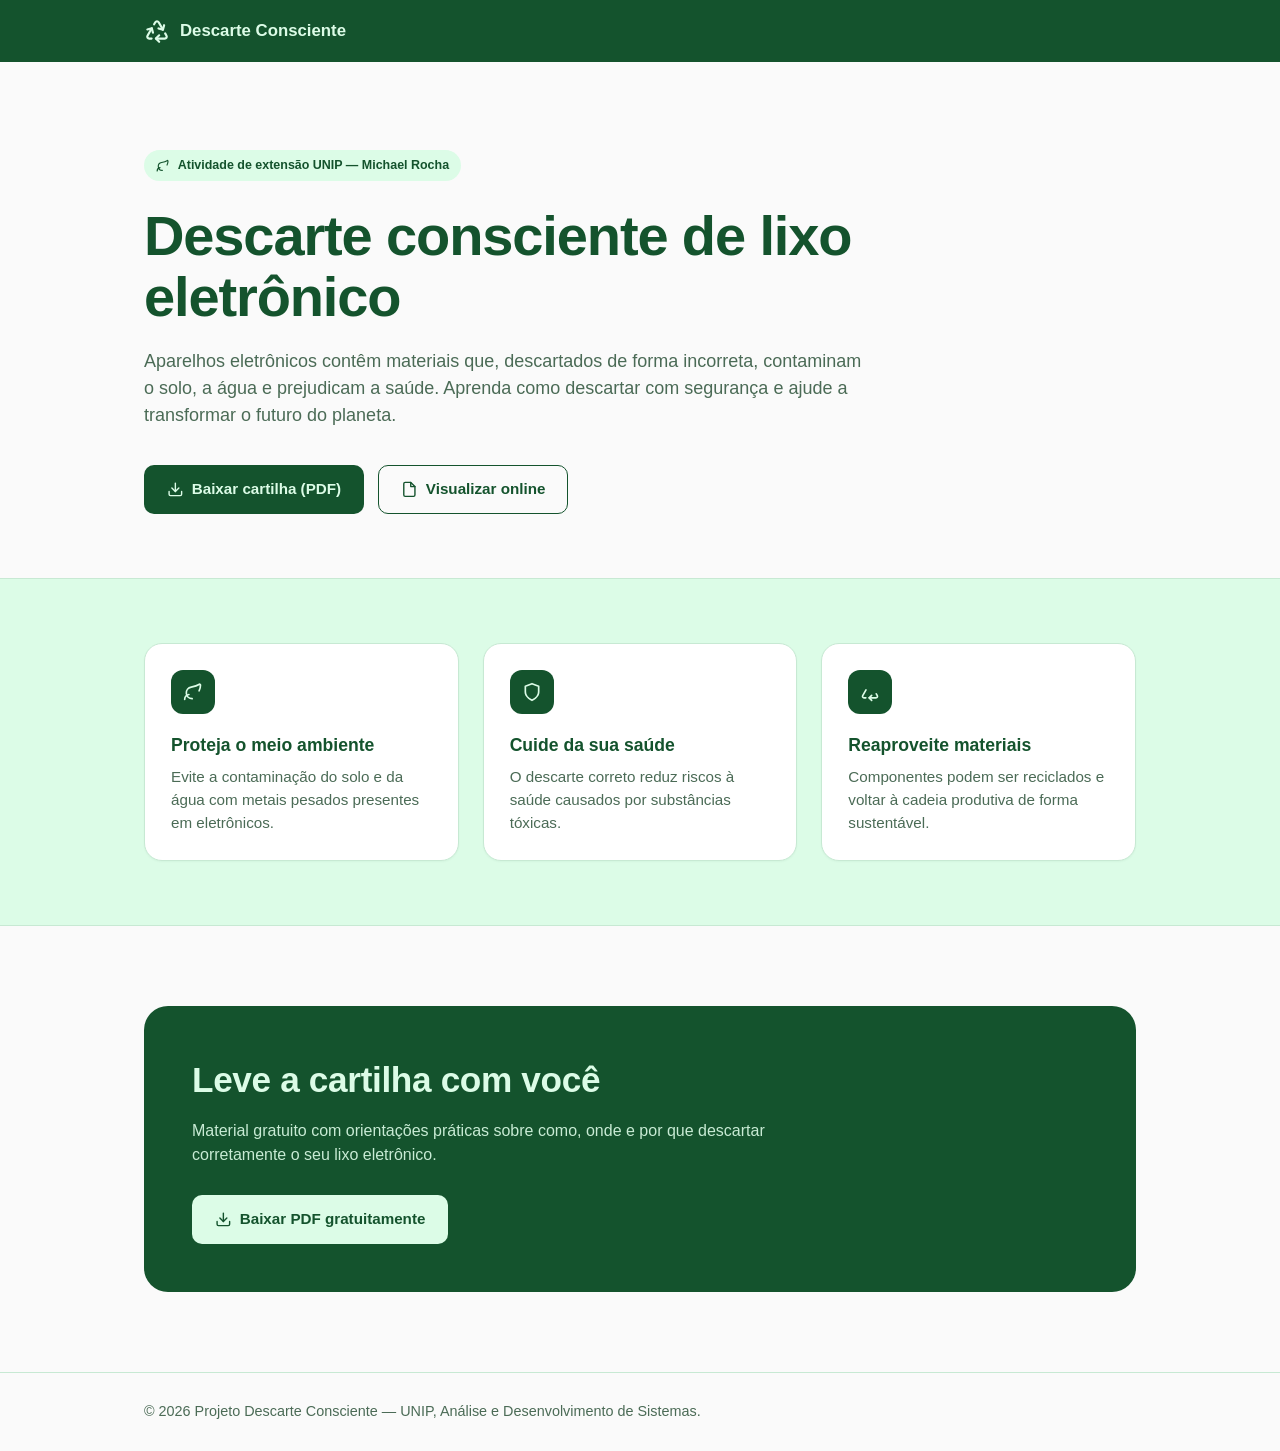
<file: index.html>
<!doctype html>
<html lang="pt-br">

<head>
  <meta charset="utf-8" />
  <meta name="viewport" content="width=device-width, initial-scale=1" />
  <title>Descarte Consciente de Lixo Eletrônico | UNIP</title>
  <meta name="description"
    content="Cartilha gratuita com orientações para o descarte seguro e consciente de lixo eletrônico. Baixe o PDF e proteja o meio ambiente." />
  <link rel="stylesheet" href="site.css" />
</head>

<body>
  <header class="header">
    <div class="container header__inner">
      <div class="brand">
        <svg viewBox="0 0 24 24" fill="none" stroke="currentColor" stroke-width="2" stroke-linecap="round"
          stroke-linejoin="round" aria-hidden="true">
          <path d="M7 19H4.815a1.83 1.83 0 0 1-1.57-.881 1.785 1.785 0 0 1-.004-1.784L7.196 9.5" />
          <path d="M11 19h8.203a1.83 1.83 0 0 0 1.556-.89 1.784 1.784 0 0 0 0-1.775l-1.226-2.12" />
          <path d="m14 16-3 3 3 3" />
          <path d="M8.293 13.596 7.196 9.5 3.1 10.598" />
          <path d="m9.344 5.811 1.093-1.892A1.83 1.83 0 0 1 11.985 3a1.784 1.784 0 0 1 1.546.888l3.943 6.843" />
          <path d="m13.378 9.633 4.096 1.098 1.097-4.096" />
        </svg>
        <span>Descarte Consciente</span>
      </div>
    </div>
  </header>

  <main>
    <section class="hero">
      <div class="container">
        <span class="badge">
          <svg viewBox="0 0 24 24" fill="none" stroke="currentColor" stroke-width="2" stroke-linecap="round"
            stroke-linejoin="round" aria-hidden="true">
            <path d="M11 20A7 7 0 0 1 9.8 6.1C15.5 5 17 4.48 19.2 2.96a1 1 0 0 1 1.8.66c0 1.43-.61 5.04-1.7 7.04" />
            <path d="M2 21c0-3 1.85-5.36 5.08-6" />
          </svg>
          Atividade de extensão UNIP — Michael Rocha
        </span>
        <h1>Descarte consciente de lixo eletrônico</h1>
        <p class="hero__lead">
          Aparelhos eletrônicos contêm materiais que, descartados de forma
          incorreta, contaminam o solo, a água e prejudicam a saúde. Aprenda
          como descartar com segurança e ajude a transformar o futuro do
          planeta.
        </p>
        <div class="actions">
          <a class="btn btn--primary" href="cartilha-descarte-consciente.pdf" download>
            <svg viewBox="0 0 24 24" fill="none" stroke="currentColor" stroke-width="2" stroke-linecap="round"
              stroke-linejoin="round" aria-hidden="true">
              <path d="M21 15v4a2 2 0 0 1-2 2H5a2 2 0 0 1-2-2v-4" />
              <polyline points="7 10 12 15 17 10" />
              <line x1="12" y1="15" x2="12" y2="3" />
            </svg>
            Baixar cartilha (PDF)
          </a>
          <a class="btn btn--outline" href="cartilha-descarte-consciente.pdf" target="_blank" rel="noopener noreferrer">
            <svg viewBox="0 0 24 24" fill="none" stroke="currentColor" stroke-width="2" stroke-linecap="round"
              stroke-linejoin="round" aria-hidden="true">
              <path d="M14 2H6a2 2 0 0 0-2 2v16a2 2 0 0 0 2 2h12a2 2 0 0 0 2-2V8z" />
              <polyline points="14 2 14 8 20 8" />
            </svg>
            Visualizar online
          </a>
        </div>
      </div>
    </section>

    <section class="features">
      <div class="container grid">
        <article class="card">
          <div class="card__icon">
            <svg viewBox="0 0 24 24" fill="none" stroke="currentColor" stroke-width="2" stroke-linecap="round"
              stroke-linejoin="round" aria-hidden="true">
              <path d="M11 20A7 7 0 0 1 9.8 6.1C15.5 5 17 4.48 19.2 2.96a1 1 0 0 1 1.8.66c0 1.43-.61 5.04-1.7 7.04" />
              <path d="M2 21c0-3 1.85-5.36 5.08-6" />
            </svg>
          </div>
          <h3>Proteja o meio ambiente</h3>
          <p>Evite a contaminação do solo e da água com metais pesados presentes em eletrônicos.</p>
        </article>
        <article class="card">
          <div class="card__icon">
            <svg viewBox="0 0 24 24" fill="none" stroke="currentColor" stroke-width="2" stroke-linecap="round"
              stroke-linejoin="round" aria-hidden="true">
              <path d="M12 22s8-4 8-10V5l-8-3-8 3v7c0 6 8 10 8 10z" />
            </svg>
          </div>
          <h3>Cuide da sua saúde</h3>
          <p>O descarte correto reduz riscos à saúde causados por substâncias tóxicas.</p>
        </article>
        <article class="card">
          <div class="card__icon">
            <svg viewBox="0 0 24 24" fill="none" stroke="currentColor" stroke-width="2" stroke-linecap="round"
              stroke-linejoin="round" aria-hidden="true">
              <path d="M7 19H4.815a1.83 1.83 0 0 1-1.57-.881 1.785 1.785 0 0 1-.004-1.784L7.196 9.5" />
              <path d="M11 19h8.203a1.83 1.83 0 0 0 1.556-.89 1.784 1.784 0 0 0 0-1.775l-1.226-2.12" />
              <path d="m14 16-3 3 3 3" />
            </svg>
          </div>
          <h3>Reaproveite materiais</h3>
          <p>Componentes podem ser reciclados e voltar à cadeia produtiva de forma sustentável.</p>
        </article>
      </div>
    </section>

    <section class="cta-wrap">
      <div class="container">
        <div class="cta">
          <h2>Leve a cartilha com você</h2>
          <p>
            Material gratuito com orientações práticas sobre como, onde e por
            que descartar corretamente o seu lixo eletrônico.
          </p>
          <a class="btn btn--light" href="/cartilha-descarte-consciente.pdf" download>
            <svg viewBox="0 0 24 24" fill="none" stroke="currentColor" stroke-width="2" stroke-linecap="round"
              stroke-linejoin="round" aria-hidden="true">
              <path d="M21 15v4a2 2 0 0 1-2 2H5a2 2 0 0 1-2-2v-4" />
              <polyline points="7 10 12 15 17 10" />
              <line x1="12" y1="15" x2="12" y2="3" />
            </svg>
            Baixar PDF gratuitamente
          </a>
        </div>
      </div>
    </section>
  </main>

  <footer class="footer">
    <div class="container">
      © <span id="year"></span> Projeto Descarte Consciente — UNIP, Análise e
      Desenvolvimento de Sistemas.
    </div>
  </footer>

  <script src="site.js"></script>
</body>

</html>
</file>
<file: site.css>
:root {
  --bg: #FAFAFA;
  --primary: #14532D;
  --soft: #DCFCE7;
  --text: #14532D;
  --muted: #4b6b56;
  --border: #c7e9d3;
}

* { box-sizing: border-box; }
html, body { margin: 0; padding: 0; }
body {
  font-family: -apple-system, BlinkMacSystemFont, "Segoe UI", Roboto, "Helvetica Neue", Arial, sans-serif;
  background: var(--bg);
  color: var(--text);
  line-height: 1.5;
  -webkit-font-smoothing: antialiased;
}
a { color: inherit; text-decoration: none; }
svg { width: 1.1em; height: 1.1em; }

.container { max-width: 1040px; margin: 0 auto; padding: 0 24px; }

/* Header */
.header { background: var(--primary); color: var(--soft); }
.header__inner { display: flex; align-items: center; padding: 18px 24px; }
.brand { display: flex; align-items: center; gap: 10px; font-weight: 600; font-size: 1.05rem; }
.brand svg { width: 26px; height: 26px; }

/* Hero */
.hero { padding: 88px 0 64px; }
.badge {
  display: inline-flex; align-items: center; gap: 8px;
  background: var(--soft); color: var(--primary);
  padding: 6px 12px; border-radius: 999px;
  font-size: 0.78rem; font-weight: 600;
}
.hero h1 {
  font-size: clamp(2rem, 5vw, 3.5rem);
  line-height: 1.1; margin: 24px 0 20px; max-width: 800px;
  letter-spacing: -0.02em;
}
.hero__lead { font-size: 1.125rem; color: var(--muted); max-width: 720px; margin: 0; }

/* Buttons */
.actions { display: flex; flex-wrap: wrap; gap: 14px; margin-top: 36px; }
.btn {
  display: inline-flex; align-items: center; gap: 8px;
  padding: 12px 22px; border-radius: 10px;
  font-weight: 600; font-size: 0.95rem;
  border: 1.5px solid transparent; cursor: pointer;
  transition: transform .15s ease, opacity .15s ease, background .15s ease;
}
.btn:hover { transform: translateY(-1px); }
.btn--primary { background: var(--primary); color: var(--soft); }
.btn--primary:hover { opacity: .92; }
.btn--outline { background: transparent; color: var(--primary); border-color: var(--primary); }
.btn--outline:hover { background: var(--soft); }
.btn--light { background: var(--soft); color: var(--primary); }
.btn--light:hover { opacity: .92; }

/* Features */
.features { background: var(--soft); border-top: 1px solid var(--border); border-bottom: 1px solid var(--border); padding: 64px 0; }
.grid { display: grid; gap: 24px; grid-template-columns: repeat(auto-fit, minmax(240px, 1fr)); }
.card {
  background: #fff; border: 1px solid var(--border); border-radius: 18px;
  padding: 26px; box-shadow: 0 1px 2px rgba(20,83,45,.04);
}
.card__icon {
  width: 44px; height: 44px; border-radius: 12px;
  background: var(--primary); color: var(--soft);
  display: flex; align-items: center; justify-content: center; margin-bottom: 18px;
}
.card__icon svg { width: 20px; height: 20px; }
.card h3 { margin: 0 0 8px; font-size: 1.1rem; }
.card p { margin: 0; color: var(--muted); font-size: 0.95rem; }

/* CTA */
.cta-wrap { padding: 80px 0; }
.cta {
  background: var(--primary); color: var(--soft);
  border-radius: 24px; padding: 48px;
}
.cta h2 { margin: 0 0 12px; font-size: clamp(1.6rem, 3vw, 2.2rem); letter-spacing: -0.01em; }
.cta p { margin: 0 0 28px; opacity: .9; max-width: 620px; }

/* Footer */
.footer { border-top: 1px solid var(--border); padding: 28px 0; color: var(--muted); font-size: 0.9rem; }

@media (max-width: 600px) {
  .cta { padding: 32px; }
  .hero { padding: 56px 0 40px; }
}
</file>
